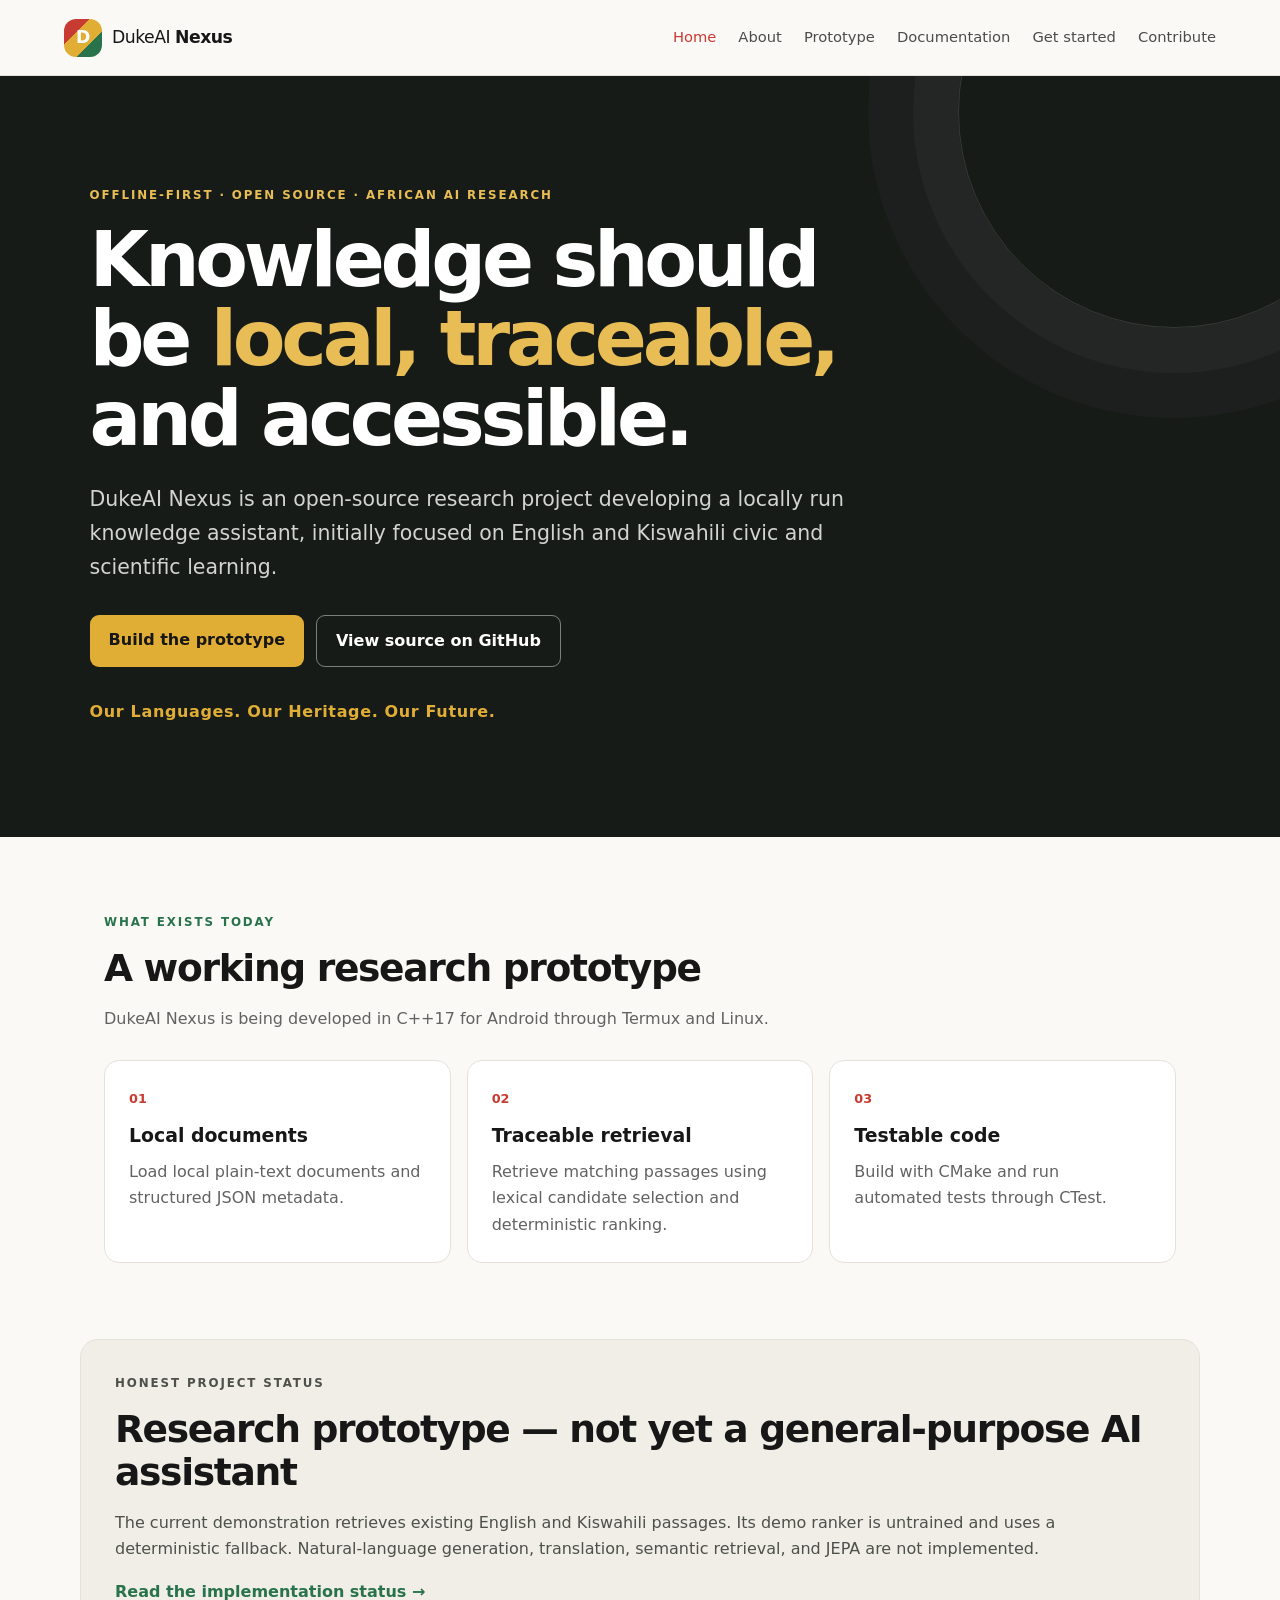
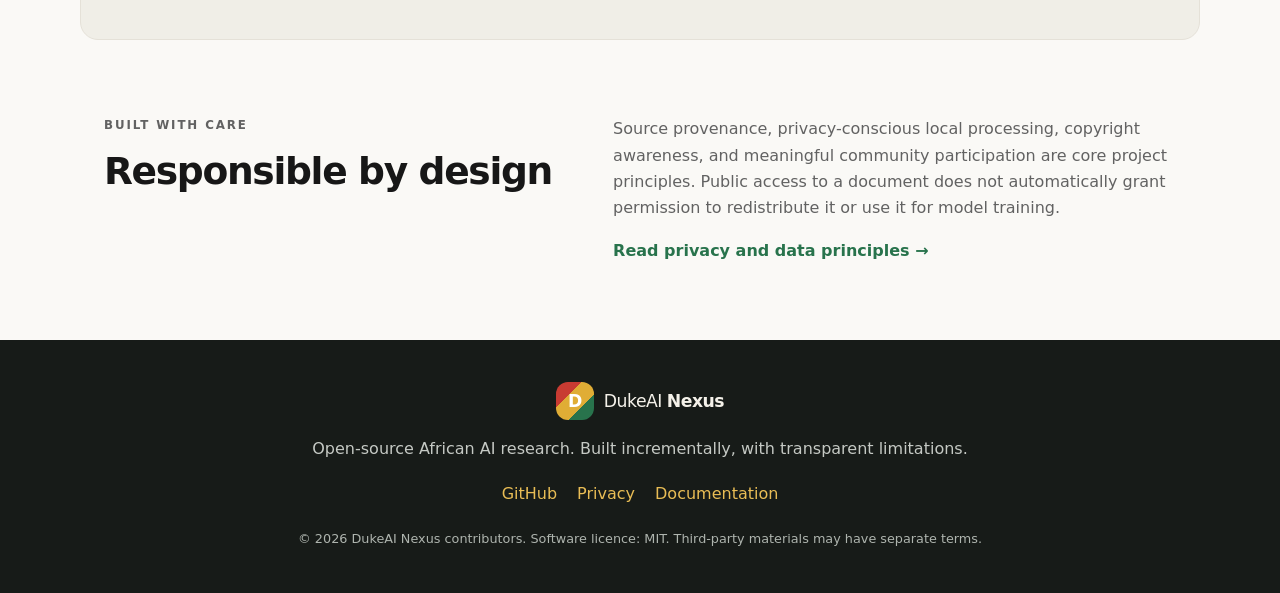
<file: website/index.html>
<!doctype html>
<html lang="en">
<head>
  <meta charset="utf-8">
  <meta name="viewport" content="width=device-width, initial-scale=1">
  <meta name="description" content="DukeAI Nexus is an offline-first, open-source African AI research project focused initially on English and Kiswahili civic and scientific learning.">
  <meta name="theme-color" content="#171717">
  <title>DukeAI Nexus — Our Languages. Our Heritage. Our Future.</title>
  <link rel="icon" href="assets/images/favicon.svg" type="image/svg+xml">
  <link rel="stylesheet" href="assets/css/style.css">
  <script src="assets/js/main.js" defer></script>
</head>
<body>
<header class="site-header">
  <a class="brand" href="index.html" aria-label="DukeAI Nexus home"><span class="brand-mark">D</span><span>DukeAI <b>Nexus</b></span></a>
  <button class="menu-toggle" aria-expanded="false" aria-controls="site-nav">Menu</button>
  <nav id="site-nav" class="site-nav">
    <a aria-current="page" href="index.html">Home</a><a href="about.html">About</a><a href="features.html">Prototype</a><a href="documentation.html">Documentation</a><a href="downloads.html">Get started</a><a href="contribute.html">Contribute</a>
  </nav>
</header>
<main>
  <section class="hero">
    <p class="eyebrow">OFFLINE-FIRST · OPEN SOURCE · AFRICAN AI RESEARCH</p>
    <h1>Knowledge should be <span>local, traceable,</span> and accessible.</h1>
    <p class="lead">DukeAI Nexus is an open-source research project developing a locally run knowledge assistant, initially focused on English and Kiswahili civic and scientific learning.</p>
    <div class="actions"><a class="button primary" href="downloads.html">Build the prototype</a><a class="button secondary" href="https://github.com/molich023/dukeai-nexus">View source on GitHub</a></div>
    <p class="tagline">Our Languages. Our Heritage. Our Future.</p>
  </section>
  <section class="section">
    <div class="section-heading"><p class="eyebrow">WHAT EXISTS TODAY</p><h2>A working research prototype</h2><p>DukeAI Nexus is being developed in C++17 for Android through Termux and Linux.</p></div>
    <div class="cards three">
      <article class="card"><span class="number">01</span><h3>Local documents</h3><p>Load local plain-text documents and structured JSON metadata.</p></article>
      <article class="card"><span class="number">02</span><h3>Traceable retrieval</h3><p>Retrieve matching passages using lexical candidate selection and deterministic ranking.</p></article>
      <article class="card"><span class="number">03</span><h3>Testable code</h3><p>Build with CMake and run automated tests through CTest.</p></article>
    </div>
  </section>
  <section class="section status-panel">
    <p class="eyebrow">HONEST PROJECT STATUS</p><h2>Research prototype — not yet a general-purpose AI assistant</h2>
    <p>The current demonstration retrieves existing English and Kiswahili passages. Its demo ranker is untrained and uses a deterministic fallback. Natural-language generation, translation, semantic retrieval, and JEPA are not implemented.</p>
    <a class="text-link" href="features.html">Read the implementation status →</a>
  </section>
  <section class="section split">
    <div><p class="eyebrow">BUILT WITH CARE</p><h2>Responsible by design</h2></div>
    <div><p>Source provenance, privacy-conscious local processing, copyright awareness, and meaningful community participation are core project principles. Public access to a document does not automatically grant permission to redistribute it or use it for model training.</p><a class="text-link" href="privacy.html">Read privacy and data principles →</a></div>
  </section>
</main>
<footer class="site-footer"><a class="brand" href="index.html"><span class="brand-mark">D</span><span>DukeAI <b>Nexus</b></span></a><p>Open-source African AI research. Built incrementally, with transparent limitations.</p><div class="footer-links"><a href="https://github.com/molich023/dukeai-nexus">GitHub</a><a href="privacy.html">Privacy</a><a href="documentation.html">Documentation</a></div><small>© 2026 DukeAI Nexus contributors. Software licence: MIT. Third-party materials may have separate terms.</small></footer>
</body></html>
</file>
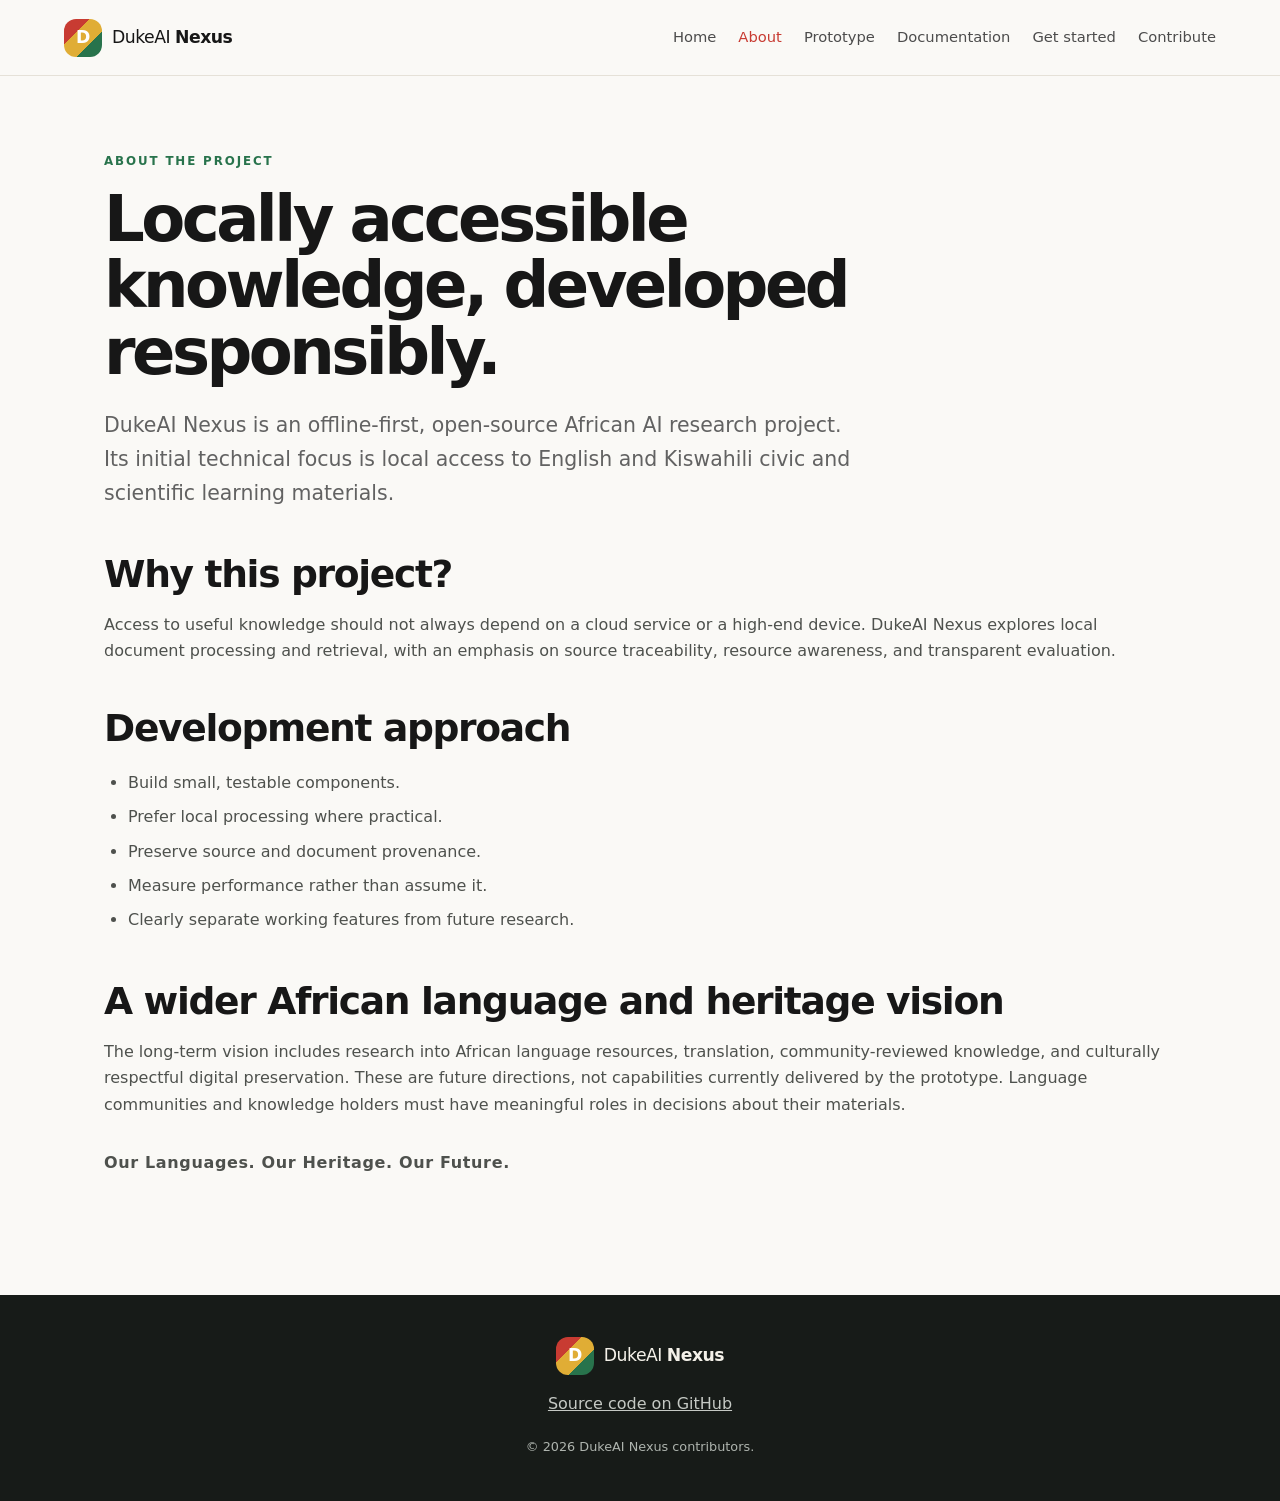
<file: website/about.html>
<!doctype html>
<html lang="en"><head><meta charset="utf-8"><meta name="viewport" content="width=device-width, initial-scale=1"><meta name="description" content="About the DukeAI Nexus research project."><title>About — DukeAI Nexus</title><link rel="icon" href="assets/images/favicon.svg" type="image/svg+xml"><link rel="stylesheet" href="assets/css/style.css"><script src="assets/js/main.js" defer></script></head>
<body>
<header class="site-header"><a class="brand" href="index.html"><span class="brand-mark">D</span><span>DukeAI <b>Nexus</b></span></a><button class="menu-toggle" aria-expanded="false" aria-controls="site-nav">Menu</button><nav id="site-nav" class="site-nav"><a href="index.html">Home</a><a aria-current="page" href="about.html">About</a><a href="features.html">Prototype</a><a href="documentation.html">Documentation</a><a href="downloads.html">Get started</a><a href="contribute.html">Contribute</a></nav></header>
<main class="page">
<p class="eyebrow">ABOUT THE PROJECT</p><h1>Locally accessible knowledge, developed responsibly.</h1>
<p class="lead">DukeAI Nexus is an offline-first, open-source African AI research project. Its initial technical focus is local access to English and Kiswahili civic and scientific learning materials.</p>
<section class="content-section"><h2>Why this project?</h2><p>Access to useful knowledge should not always depend on a cloud service or a high-end device. DukeAI Nexus explores local document processing and retrieval, with an emphasis on source traceability, resource awareness, and transparent evaluation.</p></section>
<section class="content-section"><h2>Development approach</h2><ul><li>Build small, testable components.</li><li>Prefer local processing where practical.</li><li>Preserve source and document provenance.</li><li>Measure performance rather than assume it.</li><li>Clearly separate working features from future research.</li></ul></section>
<section class="content-section"><h2>A wider African language and heritage vision</h2><p>The long-term vision includes research into African language resources, translation, community-reviewed knowledge, and culturally respectful digital preservation. These are future directions, not capabilities currently delivered by the prototype. Language communities and knowledge holders must have meaningful roles in decisions about their materials.</p><p class="tagline">Our Languages. Our Heritage. Our Future.</p></section>
</main>
<footer class="site-footer"><a class="brand" href="index.html"><span class="brand-mark">D</span><span>DukeAI <b>Nexus</b></span></a><p><a href="https://github.com/molich023/dukeai-nexus">Source code on GitHub</a></p><small>© 2026 DukeAI Nexus contributors.</small></footer>
</body></html>
</file>
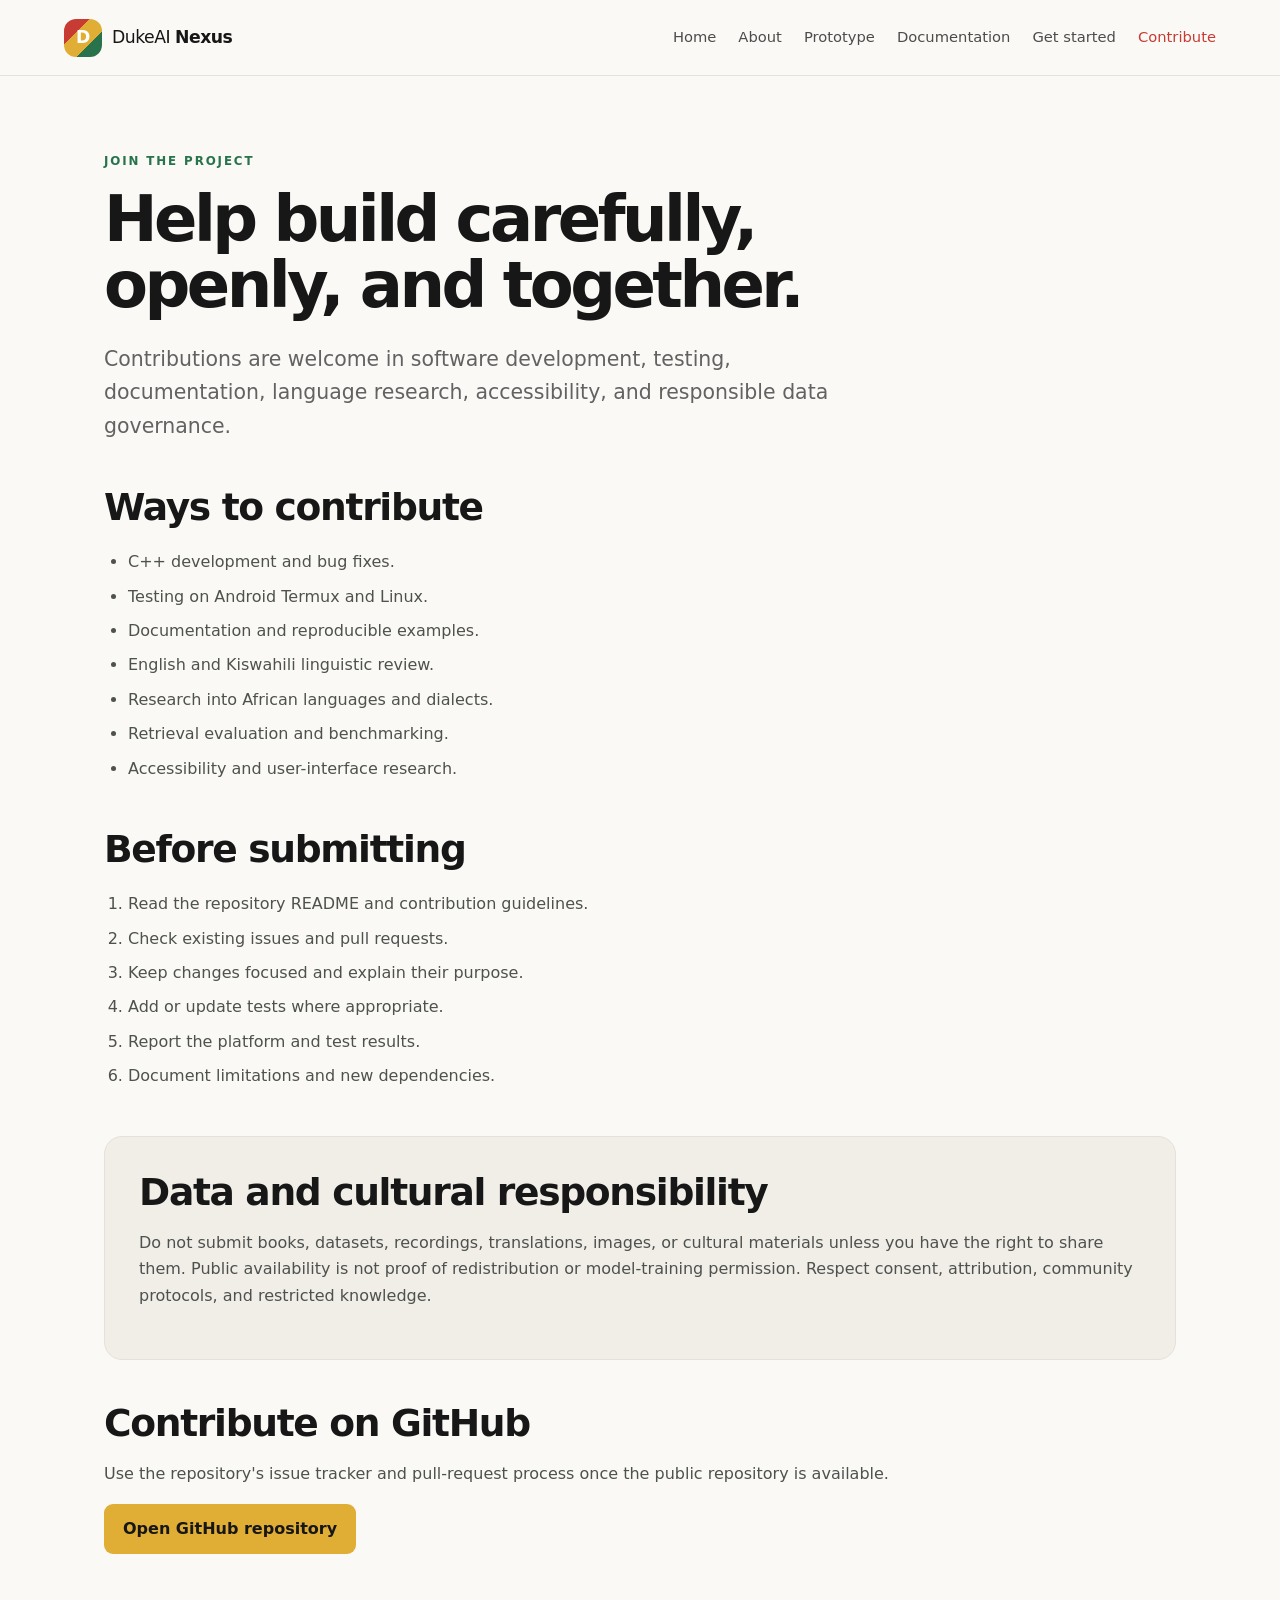
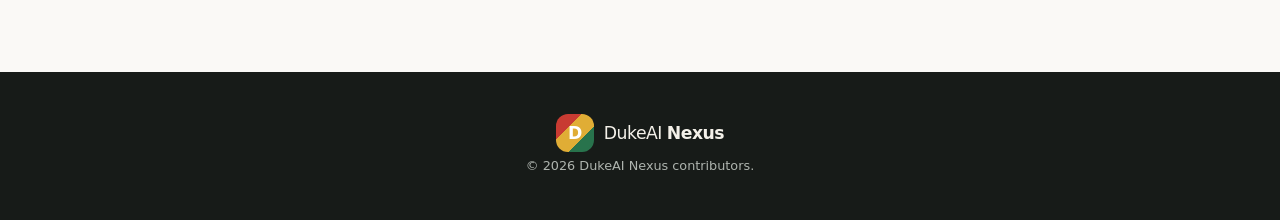
<file: website/contribute.html>
<!doctype html>
<html lang="en"><head><meta charset="utf-8"><meta name="viewport" content="width=device-width, initial-scale=1"><meta name="description" content="Contribute code, testing, documentation and language research to DukeAI Nexus."><title>Contribute — DukeAI Nexus</title><link rel="icon" href="assets/images/favicon.svg" type="image/svg+xml"><link rel="stylesheet" href="assets/css/style.css"><script src="assets/js/main.js" defer></script></head>
<body>
<header class="site-header"><a class="brand" href="index.html"><span class="brand-mark">D</span><span>DukeAI <b>Nexus</b></span></a><button class="menu-toggle" aria-expanded="false" aria-controls="site-nav">Menu</button><nav id="site-nav" class="site-nav"><a href="index.html">Home</a><a href="about.html">About</a><a href="features.html">Prototype</a><a href="documentation.html">Documentation</a><a href="downloads.html">Get started</a><a aria-current="page" href="contribute.html">Contribute</a></nav></header>
<main class="page">
<p class="eyebrow">JOIN THE PROJECT</p><h1>Help build carefully, openly, and together.</h1><p class="lead">Contributions are welcome in software development, testing, documentation, language research, accessibility, and responsible data governance.</p>
<section class="content-section"><h2>Ways to contribute</h2><ul><li>C++ development and bug fixes.</li><li>Testing on Android Termux and Linux.</li><li>Documentation and reproducible examples.</li><li>English and Kiswahili linguistic review.</li><li>Research into African languages and dialects.</li><li>Retrieval evaluation and benchmarking.</li><li>Accessibility and user-interface research.</li></ul></section>
<section class="content-section"><h2>Before submitting</h2><ol><li>Read the repository README and contribution guidelines.</li><li>Check existing issues and pull requests.</li><li>Keep changes focused and explain their purpose.</li><li>Add or update tests where appropriate.</li><li>Report the platform and test results.</li><li>Document limitations and new dependencies.</li></ol></section>
<section class="content-section status-panel"><h2>Data and cultural responsibility</h2><p>Do not submit books, datasets, recordings, translations, images, or cultural materials unless you have the right to share them. Public availability is not proof of redistribution or model-training permission. Respect consent, attribution, community protocols, and restricted knowledge.</p></section>
<section class="content-section"><h2>Contribute on GitHub</h2><p>Use the repository's issue tracker and pull-request process once the public repository is available.</p><a class="button primary" href="https://github.com/molich023/dukeai-nexus">Open GitHub repository</a></section>
</main>
<footer class="site-footer"><a class="brand" href="index.html"><span class="brand-mark">D</span><span>DukeAI <b>Nexus</b></span></a><small>© 2026 DukeAI Nexus contributors.</small></footer>
</body></html>
</file>
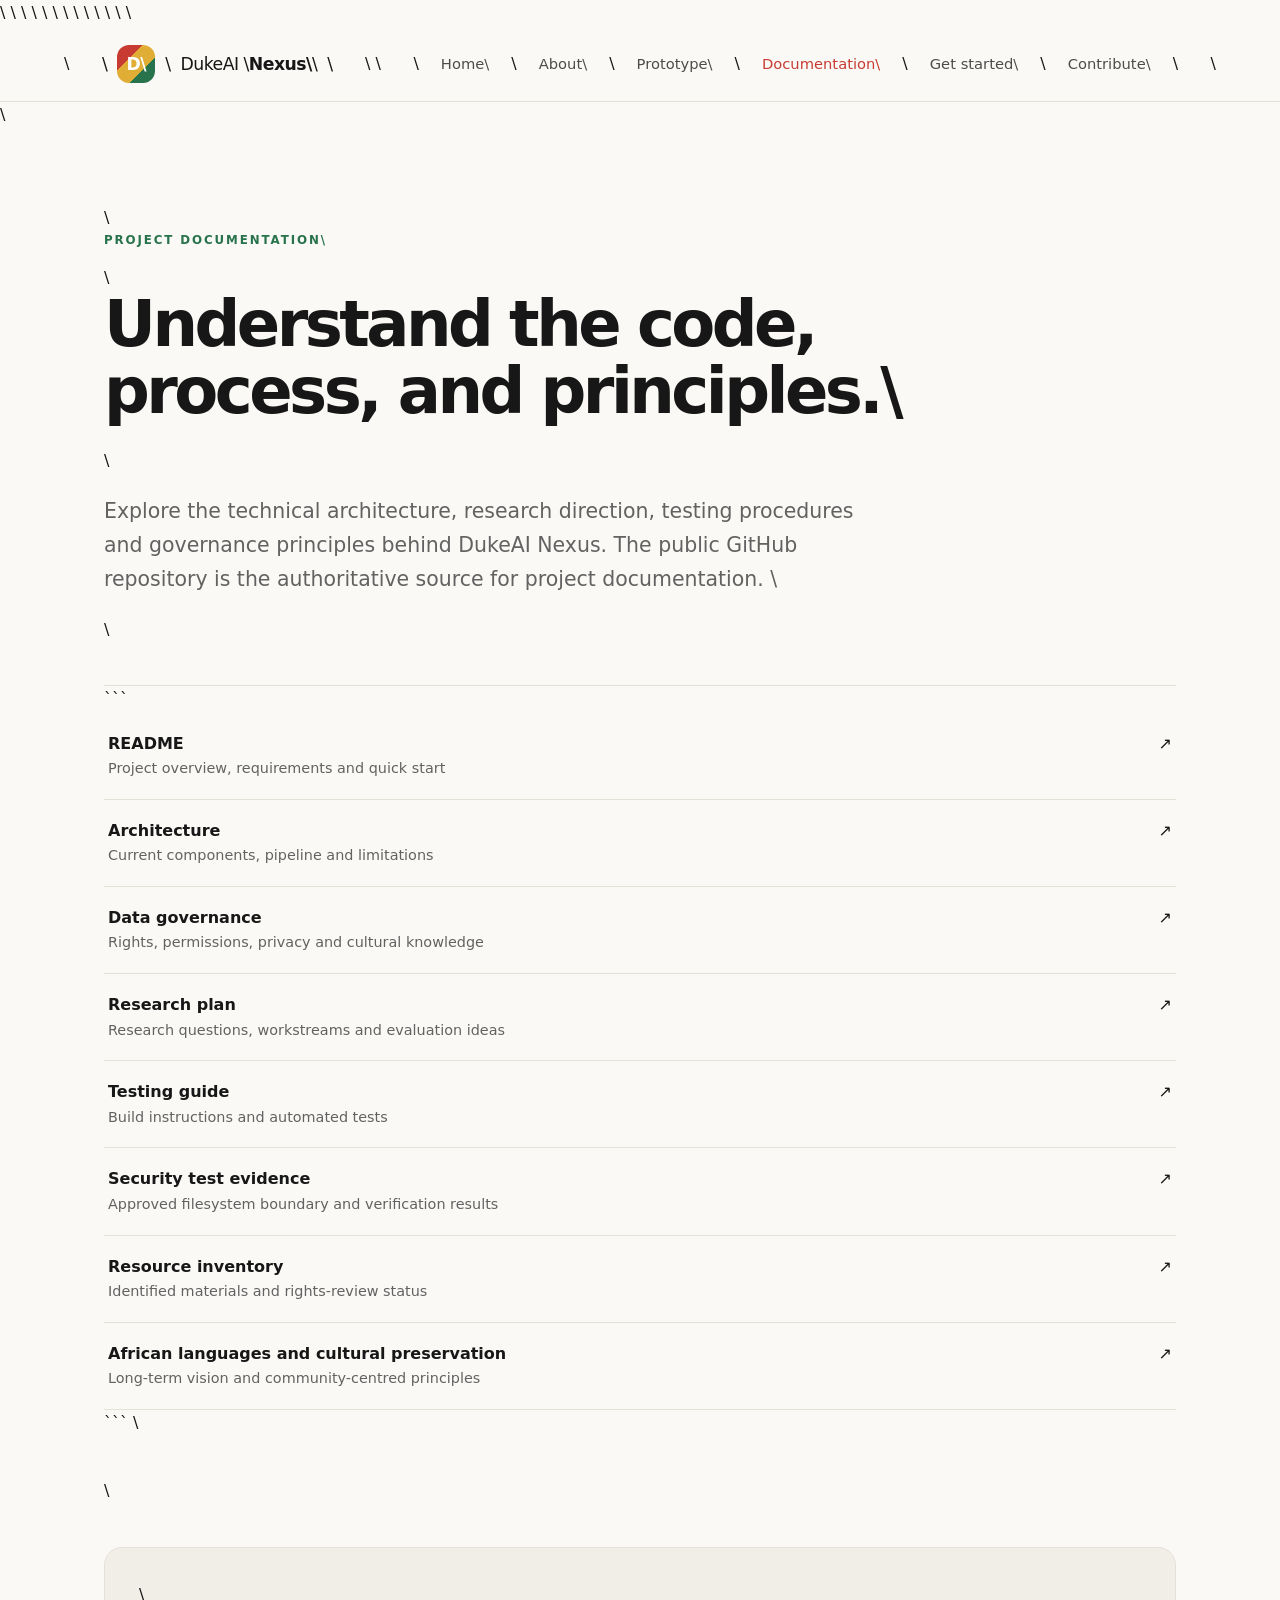
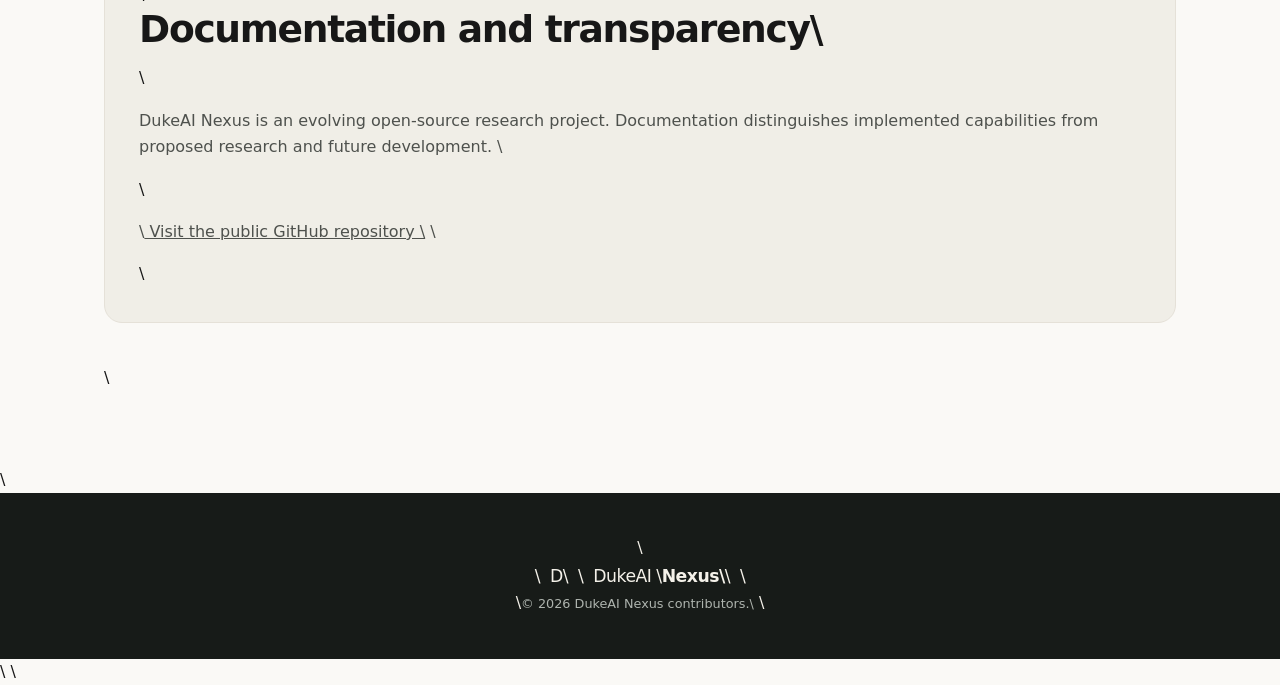
<file: website/documentation.html>
\<!doctype html>

\<html lang="en"> \<head>   \<meta charset="utf-8">   \<meta name="viewport" content="width=device-width, initial-scale=1">   \<meta name="description" content="DukeAI Nexus technical, research, governance and security documentation.">   \<title>Documentation — DukeAI Nexus\</title>   \<link rel="icon" href="assets/images/favicon.svg" type="image/svg+xml">   \<link rel="stylesheet" href="assets/css/style.css">   \<script src="assets/js/main.js" defer>\</script> \</head> \<body>

\<header class="site-header">   \<a class="brand" href="index.html">     \<span class="brand-mark">D\</span>     \<span>DukeAI \<b>Nexus\</b>\</span>   \</a>

&#x20; \<button class="menu-toggle" aria-expanded="false" aria-controls="site-nav">     Menu   \</button>

&#x20; \<nav id="site-nav" class="site-nav">     \<a href="index.html">Home\</a>     \<a href="about.html">About\</a>     \<a href="features.html">Prototype\</a>     \<a aria-current="page" href="documentation.html">Documentation\</a>     \<a href="downloads.html">Get started\</a>     \<a href="contribute.html">Contribute\</a>   \</nav> \</header>

\<main class="page">

&#x20; \<p class="eyebrow">PROJECT DOCUMENTATION\</p>

&#x20; \<h1>Understand the code, process, and principles.\</h1>

&#x20; \<p class="lead">     Explore the technical architecture, research direction, testing     procedures and governance principles behind DukeAI Nexus.     The public GitHub repository is the authoritative source for     project documentation.   \</p>

&#x20; \<section class="content-section link-list">

```
<a href="https://github.com/molich023/dukeai-nexus/blob/main/README.md">
  <span>
    <b>README</b>
    <small>Project overview, requirements and quick start</small>
  </span>
  <span>↗</span>
</a>

<a href="https://github.com/molich023/dukeai-nexus/blob/main/docs/Architecture.md">
  <span>
    <b>Architecture</b>
    <small>Current components, pipeline and limitations</small>
  </span>
  <span>↗</span>
</a>

<a href="https://github.com/molich023/dukeai-nexus/blob/main/docs/Data_Governance.md">
  <span>
    <b>Data governance</b>
    <small>Rights, permissions, privacy and cultural knowledge</small>
  </span>
  <span>↗</span>
</a>

<a href="https://github.com/molich023/dukeai-nexus/blob/main/docs/Research_plan.md">
  <span>
    <b>Research plan</b>
    <small>Research questions, workstreams and evaluation ideas</small>
  </span>
  <span>↗</span>
</a>

<a href="https://github.com/molich023/dukeai-nexus/blob/main/docs/TESTING.md"><span><b>Testing guide</b><small>Build instructions and automated tests</small></span><span>↗</span></a>
<a href="https://github.com/molich023/dukeai-nexus/blob/main/docs/SECURITY_TEST_EVIDENCE.md"><span><b>Security test evidence</b><small>Approved filesystem boundary and verification results</small></span><span>↗</span></a>
<a href="https://github.com/molich023/dukeai-nexus/blob/main/docs/Resources_Inventory.md">
  <span>
    <b>Resource inventory</b>
    <small>Identified materials and rights-review status</small>
  </span>
  <span>↗</span>
</a>

<a href="https://github.com/molich023/dukeai-nexus/blob/main/docs/African_languages_cultural_preservation_vision.md">
  <span>
    <b>African languages and cultural preservation</b>
    <small>Long-term vision and community-centred principles</small>
  </span>
  <span>↗</span>
</a>
```

&#x20; \</section>

&#x20; \<section class="content-section status-panel">     \<h2>Documentation and transparency\</h2>     \<p>       DukeAI Nexus is an evolving open-source research project.       Documentation distinguishes implemented capabilities from       proposed research and future development.     \</p>     \<p>       \<a href="[https://github.com/molich023/dukeai-nexus](https://github.com/molich023/dukeai-nexus)">         Visit the public GitHub repository       \</a>     \</p>   \</section>

\</main>

\<footer class="site-footer">   \<a class="brand" href="index.html">     \<span ccass="brand-mark">D\</span>     \<span>DukeAI \<b>Nexus\</b>\</span>   \</a>   \<small>© 2026 DukeAI Nexus contributors.\</small> \</footer>

\</body> \</html>
</file>
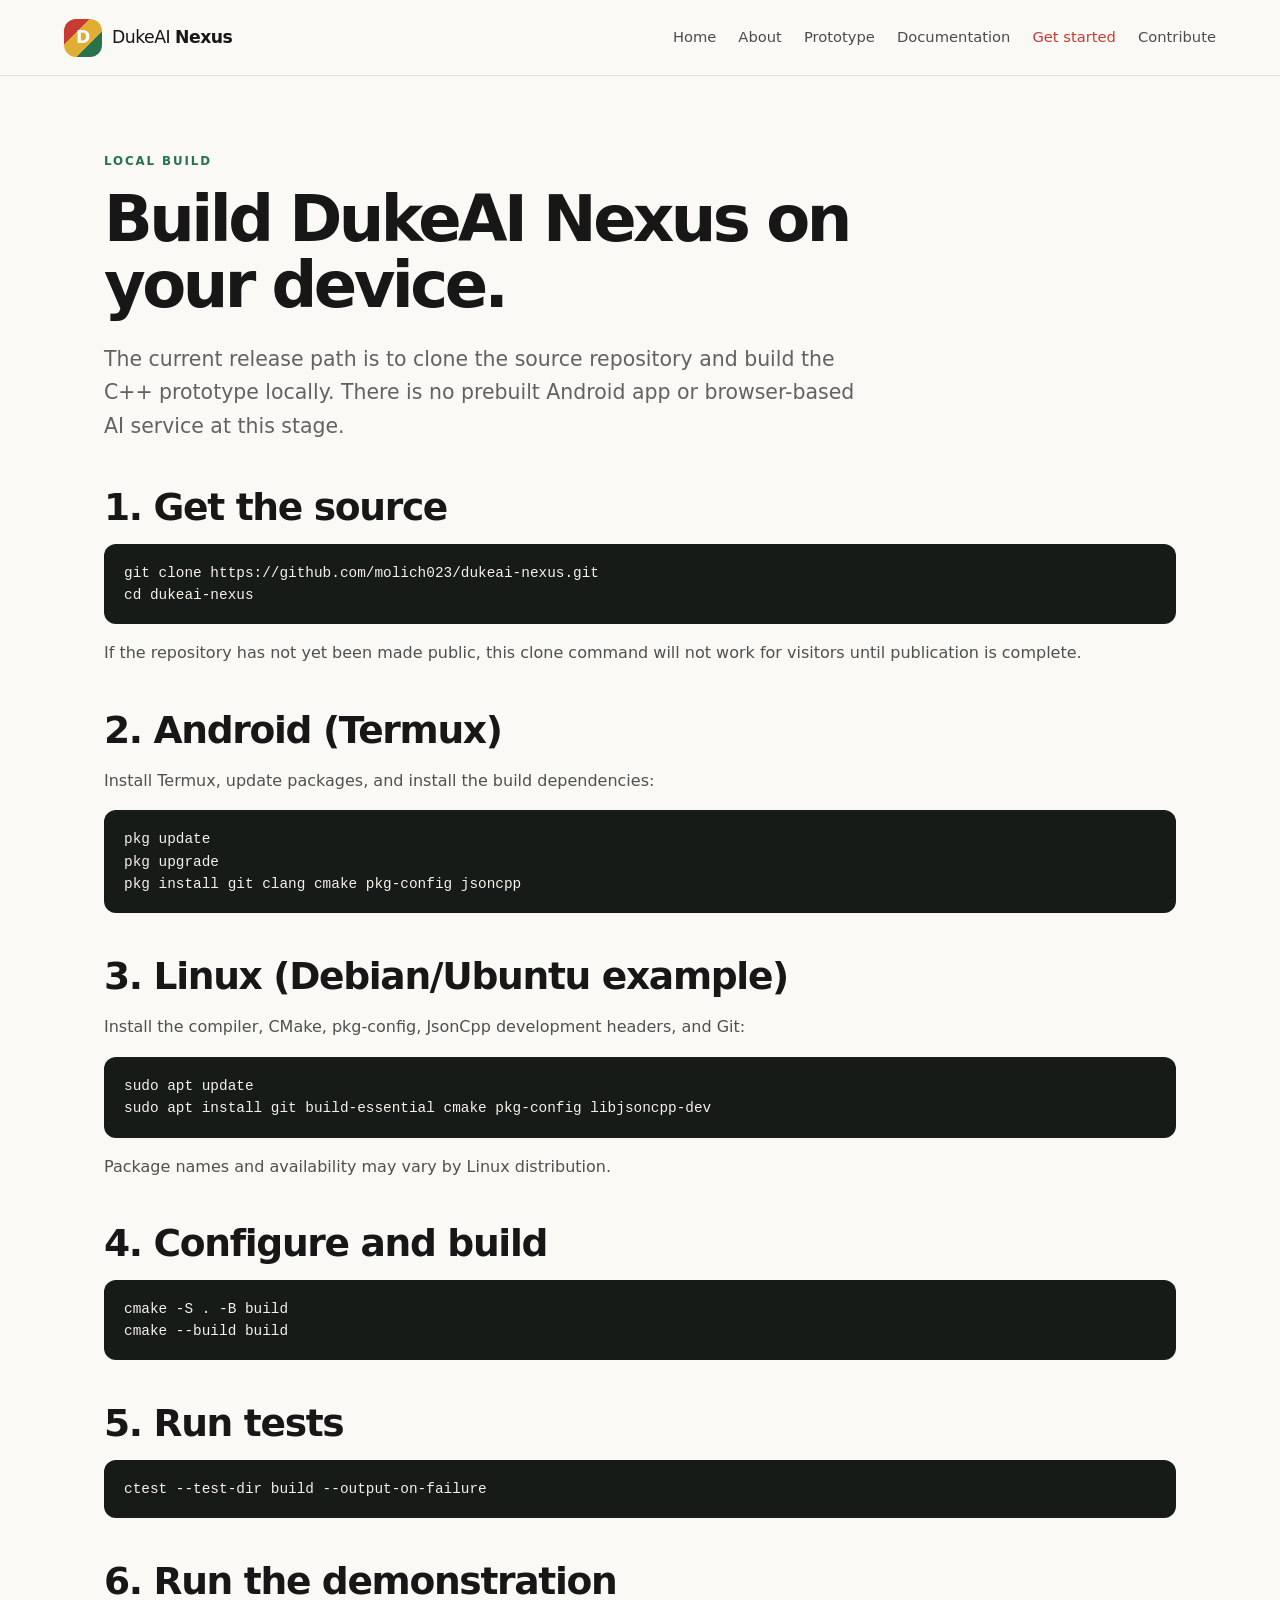
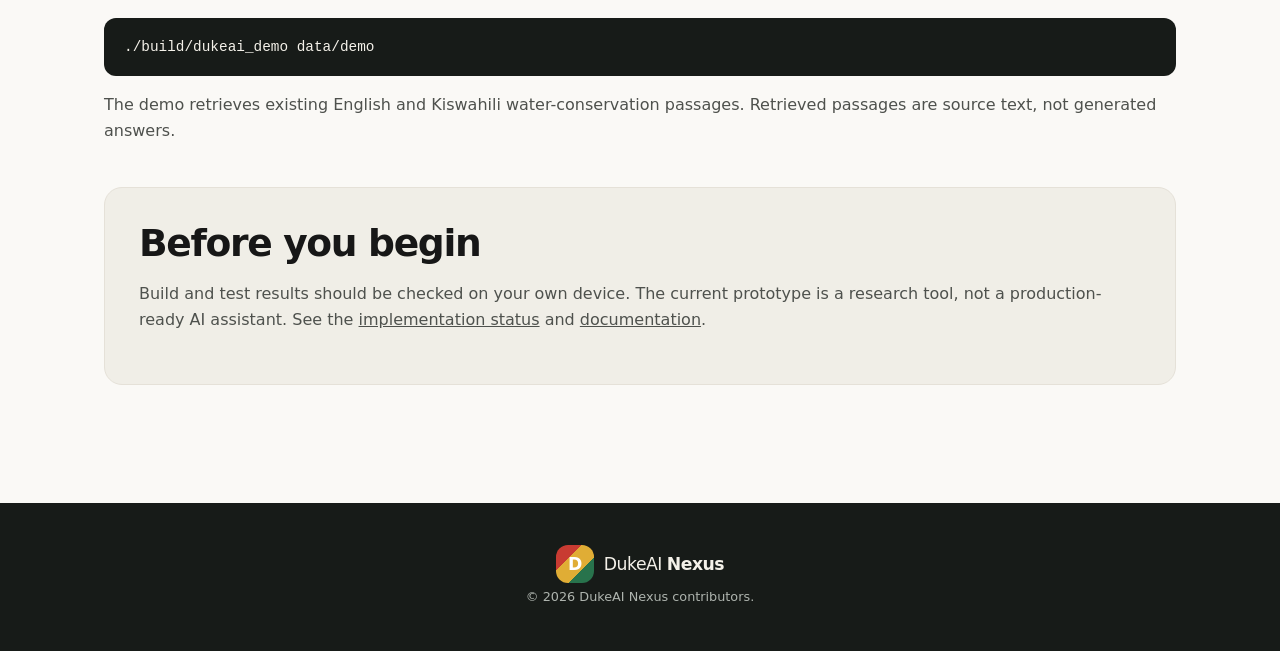
<file: website/downloads.html>
<!doctype html>
<html lang="en"><head><meta charset="utf-8"><meta name="viewport" content="width=device-width, initial-scale=1"><meta name="description" content="Build and run the DukeAI Nexus C++ prototype locally."><title>Get started — DukeAI Nexus</title><link rel="icon" href="assets/images/favicon.svg" type="image/svg+xml"><link rel="stylesheet" href="assets/css/style.css"><script src="assets/js/main.js" defer></script></head>
<body>
<header class="site-header"><a class="brand" href="index.html"><span class="brand-mark">D</span><span>DukeAI <b>Nexus</b></span></a><button class="menu-toggle" aria-expanded="false" aria-controls="site-nav">Menu</button><nav id="site-nav" class="site-nav"><a href="index.html">Home</a><a href="about.html">About</a><a href="features.html">Prototype</a><a href="documentation.html">Documentation</a><a aria-current="page" href="downloads.html">Get started</a><a href="contribute.html">Contribute</a></nav></header>
<main class="page">
<p class="eyebrow">LOCAL BUILD</p><h1>Build DukeAI Nexus on your device.</h1><p class="lead">The current release path is to clone the source repository and build the C++ prototype locally. There is no prebuilt Android app or browser-based AI service at this stage.</p>
<section class="content-section"><h2>1. Get the source</h2><pre><code>git clone https://github.com/molich023/dukeai-nexus.git
cd dukeai-nexus</code></pre><p>If the repository has not yet been made public, this clone command will not work for visitors until publication is complete.</p></section>
<section class="content-section"><h2>2. Android (Termux)</h2><p>Install Termux, update packages, and install the build dependencies:</p><pre><code>pkg update
pkg upgrade
pkg install git clang cmake pkg-config jsoncpp</code></pre></section>
<section class="content-section"><h2>3. Linux (Debian/Ubuntu example)</h2><p>Install the compiler, CMake, pkg-config, JsonCpp development headers, and Git:</p><pre><code>sudo apt update
sudo apt install git build-essential cmake pkg-config libjsoncpp-dev</code></pre><p>Package names and availability may vary by Linux distribution.</p></section>
<section class="content-section"><h2>4. Configure and build</h2><pre><code>cmake -S . -B build
cmake --build build</code></pre></section>
<section class="content-section"><h2>5. Run tests</h2><pre><code>ctest --test-dir build --output-on-failure</code></pre></section>
<section class="content-section"><h2>6. Run the demonstration</h2><pre><code>./build/dukeai_demo data/demo</code></pre><p>The demo retrieves existing English and Kiswahili water-conservation passages. Retrieved passages are source text, not generated answers.</p></section>
<section class="content-section status-panel"><h2>Before you begin</h2><p>Build and test results should be checked on your own device. The current prototype is a research tool, not a production-ready AI assistant. See the <a href="features.html">implementation status</a> and <a href="documentation.html">documentation</a>.</p></section>
</main>
<footer class="site-footer"><a class="brand" href="index.html"><span class="brand-mark">D</span><span>DukeAI <b>Nexus</b></span></a><small>© 2026 DukeAI Nexus contributors.</small></footer>
</body></html>
</file>
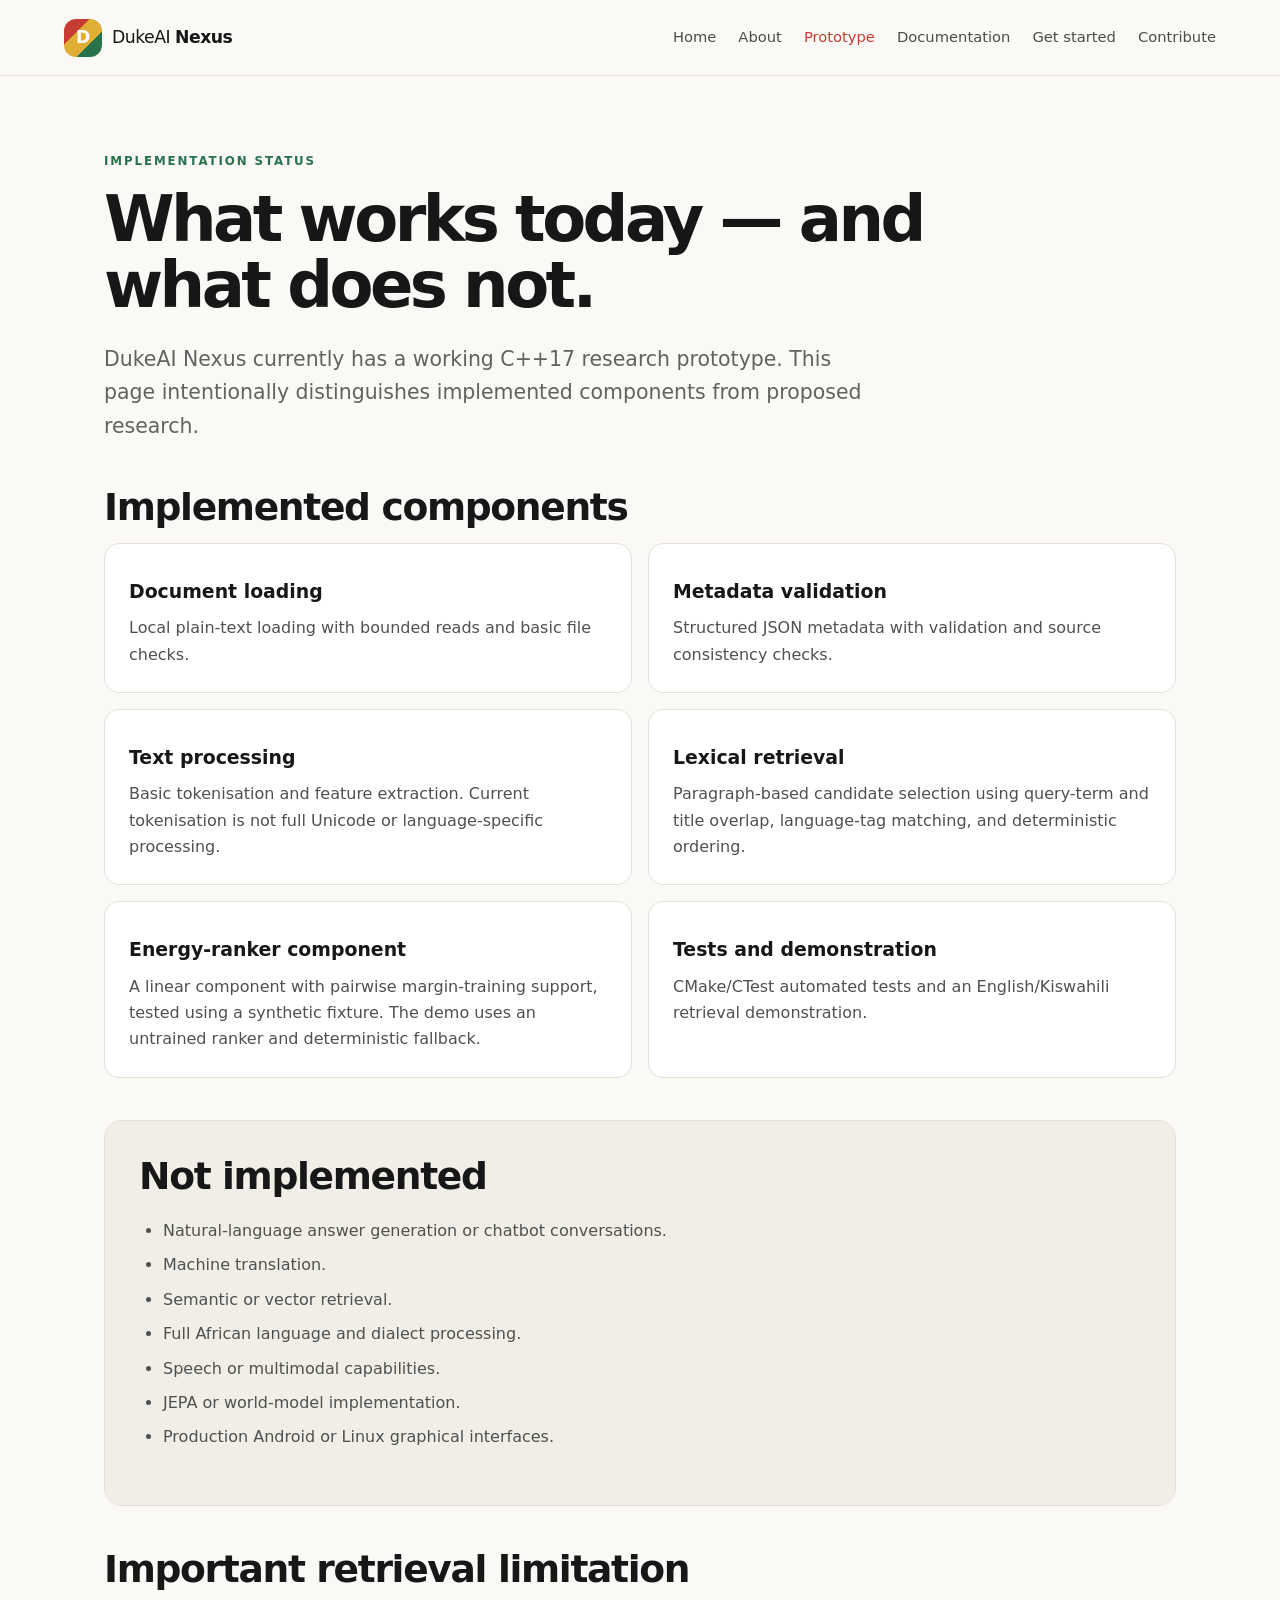
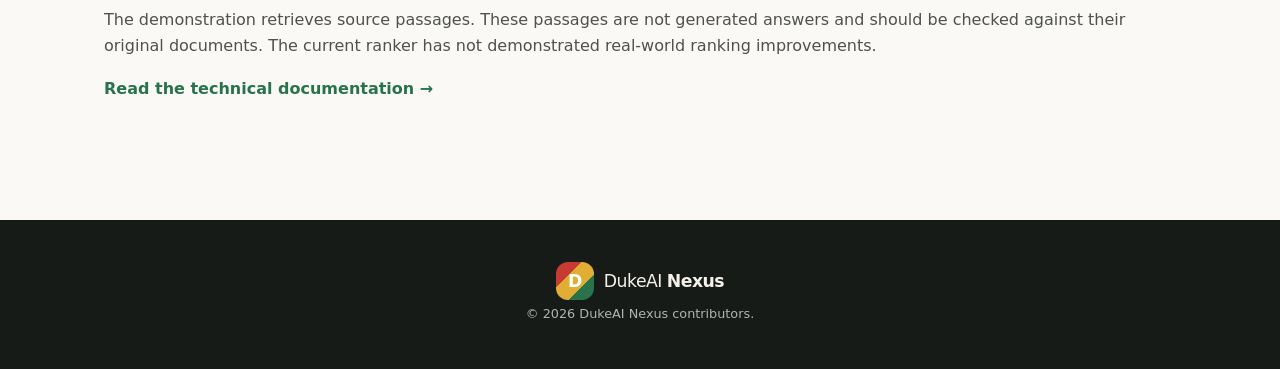
<file: website/features.html>
<!doctype html>
<html lang="en"><head><meta charset="utf-8"><meta name="viewport" content="width=device-width, initial-scale=1"><meta name="description" content="Implemented components and limitations of the DukeAI Nexus prototype."><title>Prototype status — DukeAI Nexus</title><link rel="icon" href="assets/images/favicon.svg" type="image/svg+xml"><link rel="stylesheet" href="assets/css/style.css"><script src="assets/js/main.js" defer></script></head>
<body>
<header class="site-header"><a class="brand" href="index.html"><span class="brand-mark">D</span><span>DukeAI <b>Nexus</b></span></a><button class="menu-toggle" aria-expanded="false" aria-controls="site-nav">Menu</button><nav id="site-nav" class="site-nav"><a href="index.html">Home</a><a href="about.html">About</a><a aria-current="page" href="features.html">Prototype</a><a href="documentation.html">Documentation</a><a href="downloads.html">Get started</a><a href="contribute.html">Contribute</a></nav></header>
<main class="page">
<p class="eyebrow">IMPLEMENTATION STATUS</p><h1>What works today — and what does not.</h1><p class="lead">DukeAI Nexus currently has a working C++17 research prototype. This page intentionally distinguishes implemented components from proposed research.</p>
<section class="content-section"><h2>Implemented components</h2><div class="cards"><article class="card"><h3>Document loading</h3><p>Local plain-text loading with bounded reads and basic file checks.</p></article><article class="card"><h3>Metadata validation</h3><p>Structured JSON metadata with validation and source consistency checks.</p></article><article class="card"><h3>Text processing</h3><p>Basic tokenisation and feature extraction. Current tokenisation is not full Unicode or language-specific processing.</p></article><article class="card"><h3>Lexical retrieval</h3><p>Paragraph-based candidate selection using query-term and title overlap, language-tag matching, and deterministic ordering.</p></article><article class="card"><h3>Energy-ranker component</h3><p>A linear component with pairwise margin-training support, tested using a synthetic fixture. The demo uses an untrained ranker and deterministic fallback.</p></article><article class="card"><h3>Tests and demonstration</h3><p>CMake/CTest automated tests and an English/Kiswahili retrieval demonstration.</p></article></div></section>
<section class="content-section status-panel"><h2>Not implemented</h2><ul><li>Natural-language answer generation or chatbot conversations.</li><li>Machine translation.</li><li>Semantic or vector retrieval.</li><li>Full African language and dialect processing.</li><li>Speech or multimodal capabilities.</li><li>JEPA or world-model implementation.</li><li>Production Android or Linux graphical interfaces.</li></ul></section>
<section class="content-section"><h2>Important retrieval limitation</h2><p>The demonstration retrieves source passages. These passages are not generated answers and should be checked against their original documents. The current ranker has not demonstrated real-world ranking improvements.</p><a class="text-link" href="documentation.html">Read the technical documentation →</a></section>
</main>
<footer class="site-footer"><a class="brand" href="index.html"><span class="brand-mark">D</span><span>DukeAI <b>Nexus</b></span></a><small>© 2026 DukeAI Nexus contributors.</small></footer>
</body></html>
</file>
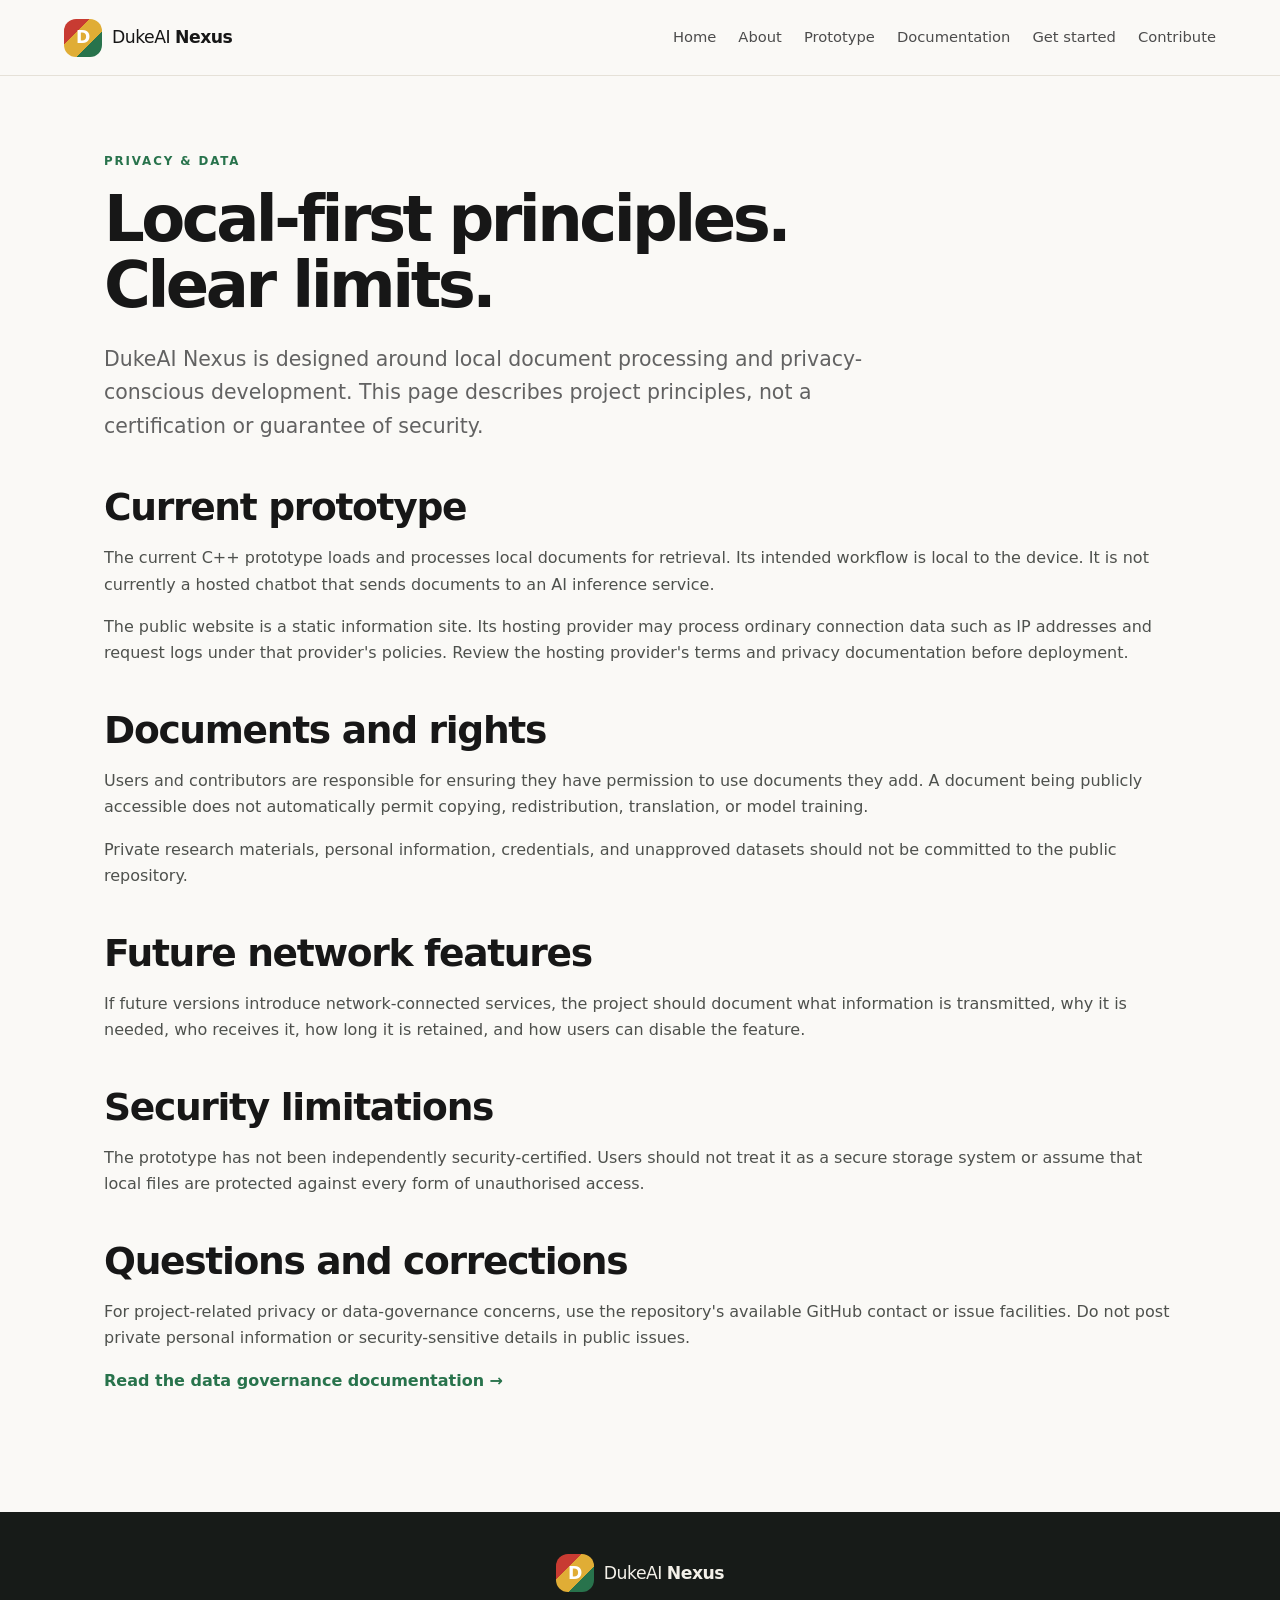
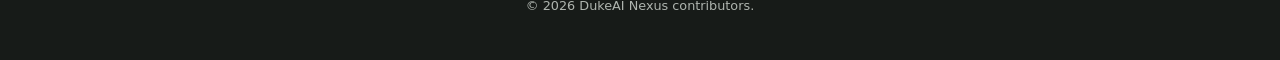
<file: website/privacy.html>
<!doctype html>
<html lang="en"><head><meta charset="utf-8"><meta name="viewport" content="width=device-width, initial-scale=1"><meta name="description" content="Privacy and data handling principles for DukeAI Nexus."><title>Privacy and data — DukeAI Nexus</title><link rel="icon" href="assets/images/favicon.svg" type="image/svg+xml"><link rel="stylesheet" href="assets/css/style.css"><script src="assets/js/main.js" defer></script></head>
<body>
<header class="site-header"><a class="brand" href="index.html"><span class="brand-mark">D</span><span>DukeAI <b>Nexus</b></span></a><button class="menu-toggle" aria-expanded="false" aria-controls="site-nav">Menu</button><nav id="site-nav" class="site-nav"><a href="index.html">Home</a><a href="about.html">About</a><a href="features.html">Prototype</a><a href="documentation.html">Documentation</a><a href="downloads.html">Get started</a><a href="contribute.html">Contribute</a></nav></header>
<main class="page">
<p class="eyebrow">PRIVACY & DATA</p><h1>Local-first principles. Clear limits.</h1><p class="lead">DukeAI Nexus is designed around local document processing and privacy-conscious development. This page describes project principles, not a certification or guarantee of security.</p>
<section class="content-section"><h2>Current prototype</h2><p>The current C++ prototype loads and processes local documents for retrieval. Its intended workflow is local to the device. It is not currently a hosted chatbot that sends documents to an AI inference service.</p><p>The public website is a static information site. Its hosting provider may process ordinary connection data such as IP addresses and request logs under that provider's policies. Review the hosting provider's terms and privacy documentation before deployment.</p></section>
<section class="content-section"><h2>Documents and rights</h2><p>Users and contributors are responsible for ensuring they have permission to use documents they add. A document being publicly accessible does not automatically permit copying, redistribution, translation, or model training.</p><p>Private research materials, personal information, credentials, and unapproved datasets should not be committed to the public repository.</p></section>
<section class="content-section"><h2>Future network features</h2><p>If future versions introduce network-connected services, the project should document what information is transmitted, why it is needed, who receives it, how long it is retained, and how users can disable the feature.</p></section>
<section class="content-section"><h2>Security limitations</h2><p>The prototype has not been independently security-certified. Users should not treat it as a secure storage system or assume that local files are protected against every form of unauthorised access.</p></section>
<section class="content-section"><h2>Questions and corrections</h2><p>For project-related privacy or data-governance concerns, use the repository's available GitHub contact or issue facilities. Do not post private personal information or security-sensitive details in public issues.</p><a class="text-link" href="documentation.html">Read the data governance documentation →</a></section>
</main>
<footer class="site-footer"><a class="brand" href="index.html"><span class="brand-mark">D</span><span>DukeAI <b>Nexus</b></span></a><small>© 2026 DukeAI Nexus contributors.</small></footer>
</body></html>
</file>
<file: website/assets/css/style.css>
/* DukeAI Nexus public website — responsive, dependency-free styles */
:root{--ink:#171717;--muted:#626262;--paper:#faf9f6;--surface:#fff;--line:#e5e1d8;--red:#c83b32;--gold:#e0ad35;--green:#28734c;--dark:#171b18;--max:1120px}
*{box-sizing:border-box}html{scroll-behavior:smooth}body{margin:0;background:var(--paper);color:var(--ink);font:16px/1.65 system-ui,-apple-system,BlinkMacSystemFont,"Segoe UI",sans-serif}a{color:inherit}a:focus-visible,button:focus-visible{outline:3px solid var(--gold);outline-offset:3px}.site-header{min-height:76px;padding:14px max(5vw,20px);display:flex;align-items:center;justify-content:space-between;gap:24px;background:rgba(250,249,246,.96);border-bottom:1px solid var(--line);position:sticky;top:0;z-index:10}.brand{display:flex;align-items:center;gap:10px;text-decoration:none;font-size:1.08rem;letter-spacing:-.03em}.brand b{font-weight:800}.brand-mark{display:grid;place-items:center;width:38px;height:38px;border-radius:12px;background:linear-gradient(135deg,var(--red) 0 34%,var(--gold) 34% 67%,var(--green) 67%);color:#fff;font-weight:900}.site-nav{display:flex;align-items:center;gap:22px}.site-nav a{text-decoration:none;color:#4c4c4c;font-size:.92rem}.site-nav a:hover,.site-nav a[aria-current=page]{color:var(--red)}.menu-toggle{display:none;border:1px solid var(--line);border-radius:8px;padding:8px 12px;background:white;color:var(--ink)}.hero{padding:110px max(7vw,24px) 96px;background:var(--dark);color:white;position:relative;overflow:hidden}.hero:after{content:"";position:absolute;width:430px;height:430px;border:1px solid #ffffff20;border-radius:50%;right:-110px;top:-180px;box-shadow:0 0 0 45px #ffffff08,0 0 0 90px #ffffff05}.hero>*{max-width:760px;position:relative;z-index:1}.eyebrow{font-size:.74rem;font-weight:800;letter-spacing:.16em;color:var(--green);margin:0 0 14px}.hero .eyebrow{color:#e8bd54}.hero h1,.page h1{font-size:clamp(2.5rem,6vw,5rem);line-height:1.04;letter-spacing:-.055em;margin:0 0 24px}.hero h1 span{color:#e9bd55}.lead{font-size:clamp(1.08rem,2vw,1.28rem);color:var(--muted);max-width:760px}.hero .lead{color:#d1d4d0}.actions{display:flex;flex-wrap:wrap;gap:12px;margin:30px 0}.button{display:inline-block;padding:12px 19px;border-radius:9px;text-decoration:none;font-weight:750}.primary{background:var(--gold);color:#171717}.secondary{border:1px solid #ffffff70;color:white}.tagline{font-weight:800;letter-spacing:.04em;color:var(--gold);margin-top:32px}.section,.page{max-width:var(--max);margin:auto;padding:76px 24px}.section-heading{max-width:680px;margin-bottom:28px}.section h2,.page h2{font-size:clamp(1.7rem,3vw,2.35rem);line-height:1.15;letter-spacing:-.035em;margin:0 0 14px}.section-heading>p:last-child{color:var(--muted)}.cards{display:grid;grid-template-columns:repeat(2,minmax(0,1fr));gap:16px}.cards.three{grid-template-columns:repeat(3,minmax(0,1fr))}.card{background:var(--surface);border:1px solid var(--line);border-radius:15px;padding:24px}.card h3{margin:8px 0;font-size:1.18rem}.card p{margin:0;color:var(--muted)}.number{font-size:.8rem;font-weight:900;color:var(--red)}.status-panel{background:#f0eee7;border:1px solid var(--line);border-radius:18px;padding:34px}.status-panel p{color:#4d504b}.text-link{font-weight:750;color:var(--green);text-decoration:none}.text-link:hover{text-decoration:underline}.split{display:grid;grid-template-columns:1fr 1.2fr;gap:40px}.split p{margin-top:0;color:var(--muted)}.page{min-height:65vh;padding-top:76px}.page h1{max-width:850px;font-size:clamp(2.4rem,5vw,4.2rem)}.content-section{margin:42px 0}.content-section p,.content-section li{color:#4e514d}.content-section ul,.content-section ol{padding-left:24px}.content-section li{padding:4px 0}.content-section pre{overflow:auto;background:#171b18;color:#f4f1e9;padding:18px 20px;border-radius:12px;font-size:.9rem;line-height:1.55}.content-section code{font-family:ui-monospace,SFMono-Regular,Consolas,monospace}.content-section p code{background:#ece9e1;padding:2px 5px;border-radius:4px}.link-list{border-top:1px solid var(--line)}.link-list a{display:flex;justify-content:space-between;gap:20px;padding:18px 4px;border-bottom:1px solid var(--line);text-decoration:none}.link-list a:hover{color:var(--green)}.link-list small{display:block;color:var(--muted);font-size:.9rem}.notice{padding:16px;background:#f2ead6;border-radius:10px;color:#5d4b20}.site-footer{background:var(--dark);color:#f4f1e9;padding:42px max(5vw,24px);text-align:center}.site-footer .brand{justify-content:center}.site-footer p{color:#c5c9c4}.footer-links{display:flex;justify-content:center;gap:20px;margin:18px}.footer-links a{color:#e9bd55;text-decoration:none}.site-footer small{color:#aeb4ae;font-size:.8rem}
@media(max-width:760px){.site-header{flex-wrap:wrap}.menu-toggle{display:block}.site-nav{display:none;flex-basis:100%;flex-direction:column;align-items:flex-start;gap:10px;padding:8px 0 12px}.site-nav.open{display:flex}.hero{padding-top:78px;padding-bottom:72px}.cards,.cards.three,.split{grid-template-columns:1fr}.section,.page{padding:54px 20px}.status-panel{padding:24px}.footer-links{flex-wrap:wrap}}
@media(prefers-reduced-motion:reduce){html{scroll-behavior:auto}*{animation:none!important;transition:none!important}}
</file>
